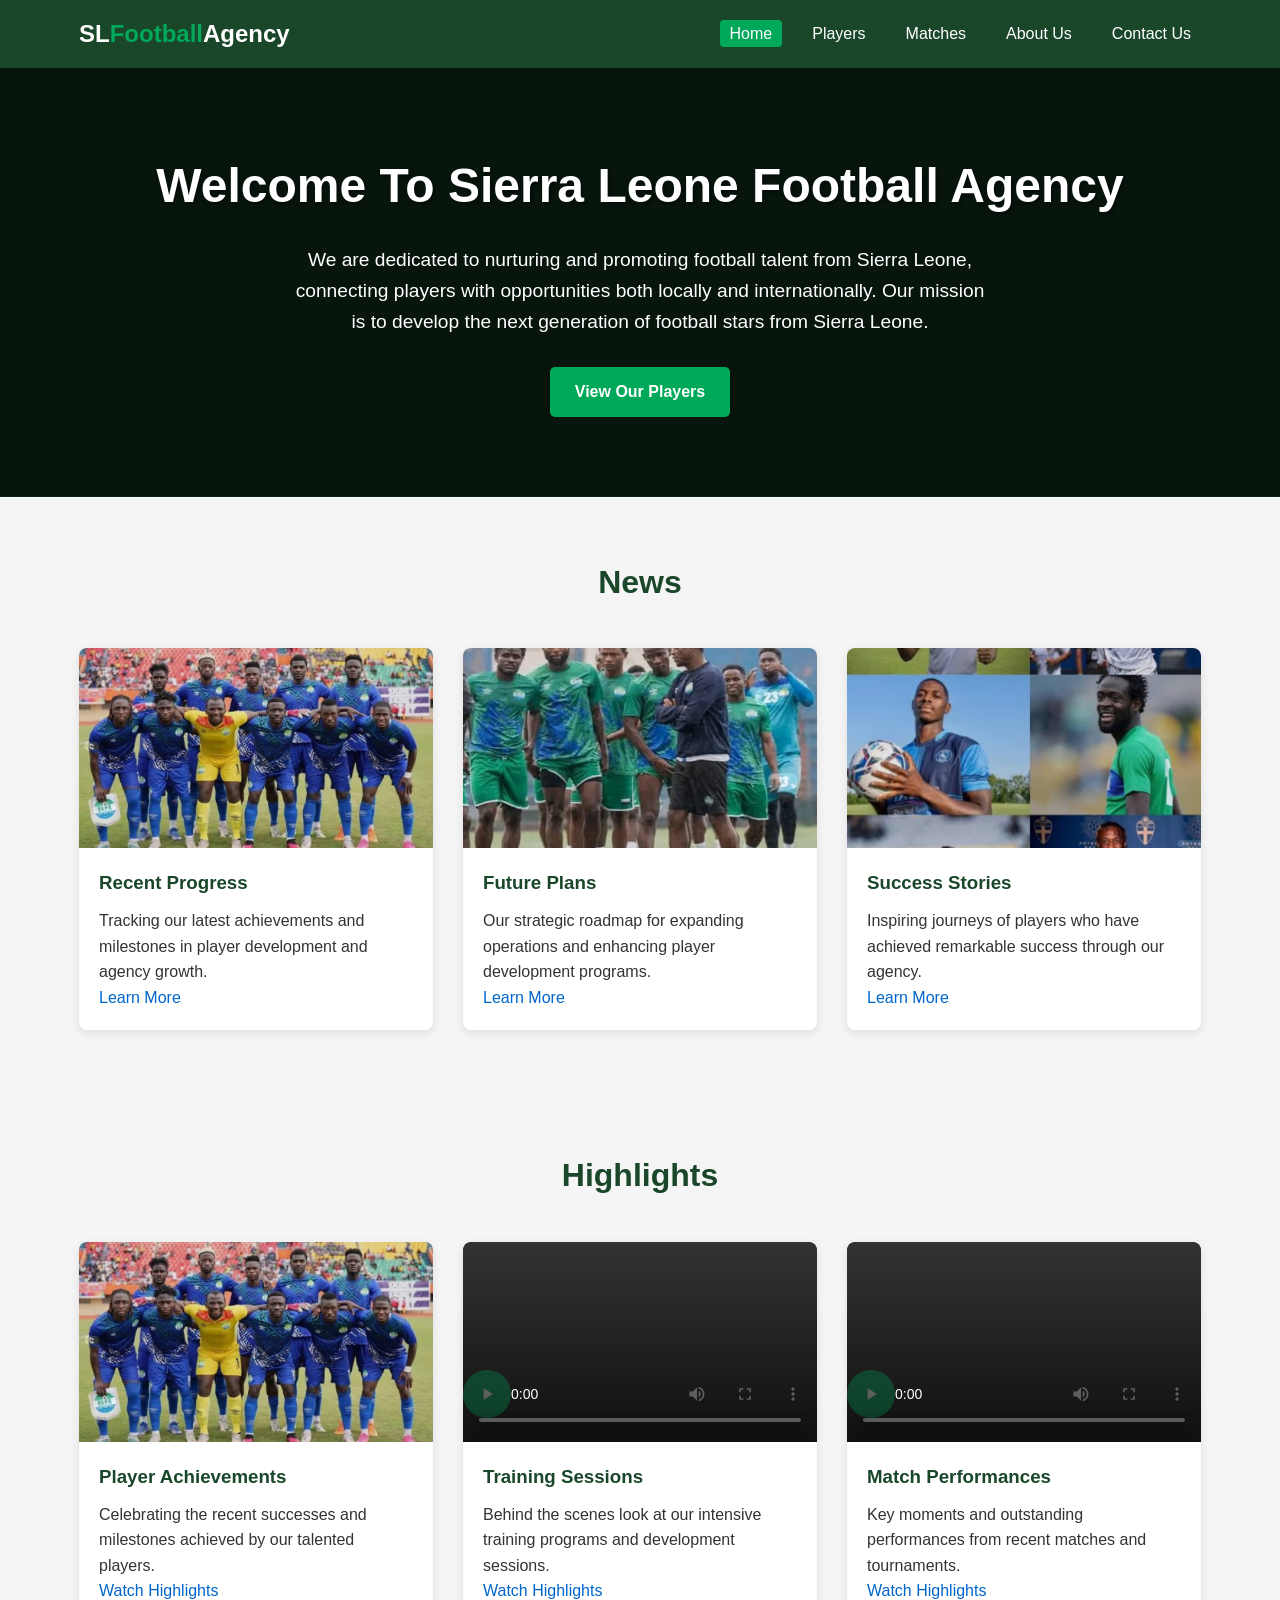
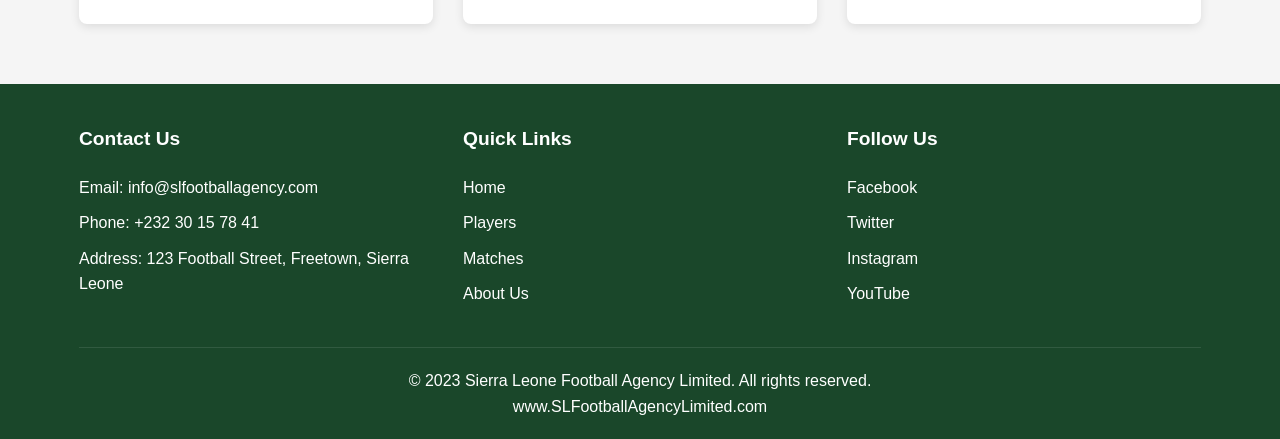
<file: index.html>
<!DOCTYPE html>
<html lang="en">
<head>
    <meta charset="UTF-8">
    <meta name="viewport" content="width=device-width, initial-scale=1.0">
    <title>Sierra Leone Football Agency - Home</title>
    <link rel="stylesheet" href="style.css">
</head>
<body>
    <header>
        <div class="container">
            <div class="header-content">
                <div class="logo">SL<span>Football</span>Agency</div>
                <nav>
                    <ul>
                        <li><a href="index.html" class="active">Home</a></li>
                        <li><a href="players.html">Players</a></li>
                        <li><a href="matches.html">Matches</a></li>
                        <li><a href="aboutus.html">About Us</a></li>
                        <li><a href="contact.html">Contact Us</a></li>
                    </ul>
                </nav>
            </div>
        </div>
    </header>

    <section class="hero">
        <div class="container">
            <h1>Welcome To Sierra Leone Football Agency</h1>
            <p>We are dedicated to nurturing and promoting football talent from Sierra Leone, connecting players with opportunities both locally and internationally. Our mission is to develop the next generation of football stars from Sierra Leone.</p>
            <a href="players.html" class="btn">View Our Players</a>
        </div>
    </section>

    <section class="section" id="News">
        <div class="container">
            <h2 class="section-title">News</h2>
            <div class="content-grid">
                <div class="card">
                    <div class="card-img">
                        <img src="images/Recent Progress.jpg" alt="Recent Progress" onerror="this.style.display='none'">
                    </div>
                    <div class="card-content">
                        <h3>Recent Progress</h3>
                        <p>Tracking our latest achievements and milestones in player development and agency growth.</p>
                        <a href="#">Learn More</a>
                    </div>
                </div>
                <div class="card">
                    <div class="card-img">
                        <img src="images/Future Plans.jpg" alt="Future Plans" onerror="this.style.display='none'">
                    </div>
                    <div class="card-content">
                        <h3>Future Plans</h3>
                        <p>Our strategic roadmap for expanding operations and enhancing player development programs.</p>
                        <a href="#">Learn More</a>
                    </div>
                </div>
                <div class="card">
                    <div class="card-img">
                        <img src="images/Success Stories.jpeg" alt="Success Stories" onerror="this.style.display='none'">
                    </div>
                    <div class="card-content">
                        <h3>Success Stories</h3>
                        <p>Inspiring journeys of players who have achieved remarkable success through our agency.</p>
                        <a href="#">Learn More</a>
                    </div>
                </div>
            </div>
        </div>
    </section>

    <section class="section" id="highlights">
        <div class="container">
            <h2 class="section-title">Highlights</h2>
            <div class="content-grid">
                <div class="card">
                    <div class="card-img">
                        <img src="images/Recent Progress.jpg" alt="Player Achievements" onerror="this.style.display='none'">
                    </div>
                    <div class="card-content">
                        <h3>Player Achievements</h3>
                        <p>Celebrating the recent successes and milestones achieved by our talented players.</p>
                        <a href="#">Watch Highlights</a>
                    </div>
                </div>
                <div class="card">
                    <div class="card-img">
                        <video controls>
                            <source src="videos/Training sessions.mp4" type="video/mp4">
                            Your browser does not support the video tag.
                        </video>
                    </div>
                    <div class="card-content">
                        <h3>Training Sessions</h3>
                        <p>Behind the scenes look at our intensive training programs and development sessions.</p>
                        <a href="#">Watch Highlights</a>
                    </div>
                </div>
                <div class="card">
                    <div class="card-img">
                        <video controls>
                            <source src="videos/Match Performance.mp4" type="video/mp4">
                            Your browser does not support the video tag.
                        </video>
                    </div>
                    <div class="card-content">
                        <h3>Match Performances</h3>
                        <p>Key moments and outstanding performances from recent matches and tournaments.</p>
                        <a href="#">Watch Highlights</a>
                    </div>
                </div>
            </div>
        </div>
    </section>

    <footer>
        <div class="container">
            <div class="footer-content">
                <div class="footer-section">
                    <h3>Contact Us</h3>
                    <p>Email: info@slfootballagency.com</p>
                    <p>Phone: +232 30 15 78 41</p>
                    <p>Address: 123 Football Street, Freetown, Sierra Leone</p>
                </div>
                <div class="footer-section">
                    <h3>Quick Links</h3>
                    <p><a href="index.html">Home</a></p>
                    <p><a href="players.html">Players</a></p>
                    <p><a href="matches.html">Matches</a></p>
                    <p><a href="aboutus.html">About Us</a></p>
                </div>
                <div class="footer-section">
                    <h3>Follow Us</h3>
                    <p><a href="#">Facebook</a></p>
                    <p><a href="#">Twitter</a></p>
                    <p><a href="#">Instagram</a></p>
                    <p><a href="#">YouTube</a></p>
                </div>
            </div>
            <div class="footer-bottom">
                <p>&copy; 2023 Sierra Leone Football Agency Limited. All rights reserved.</p>
                <p>www.SLFootballAgencyLimited.com</p>
            </div>
        </div>
    </footer>
</body>
</html>
</file>
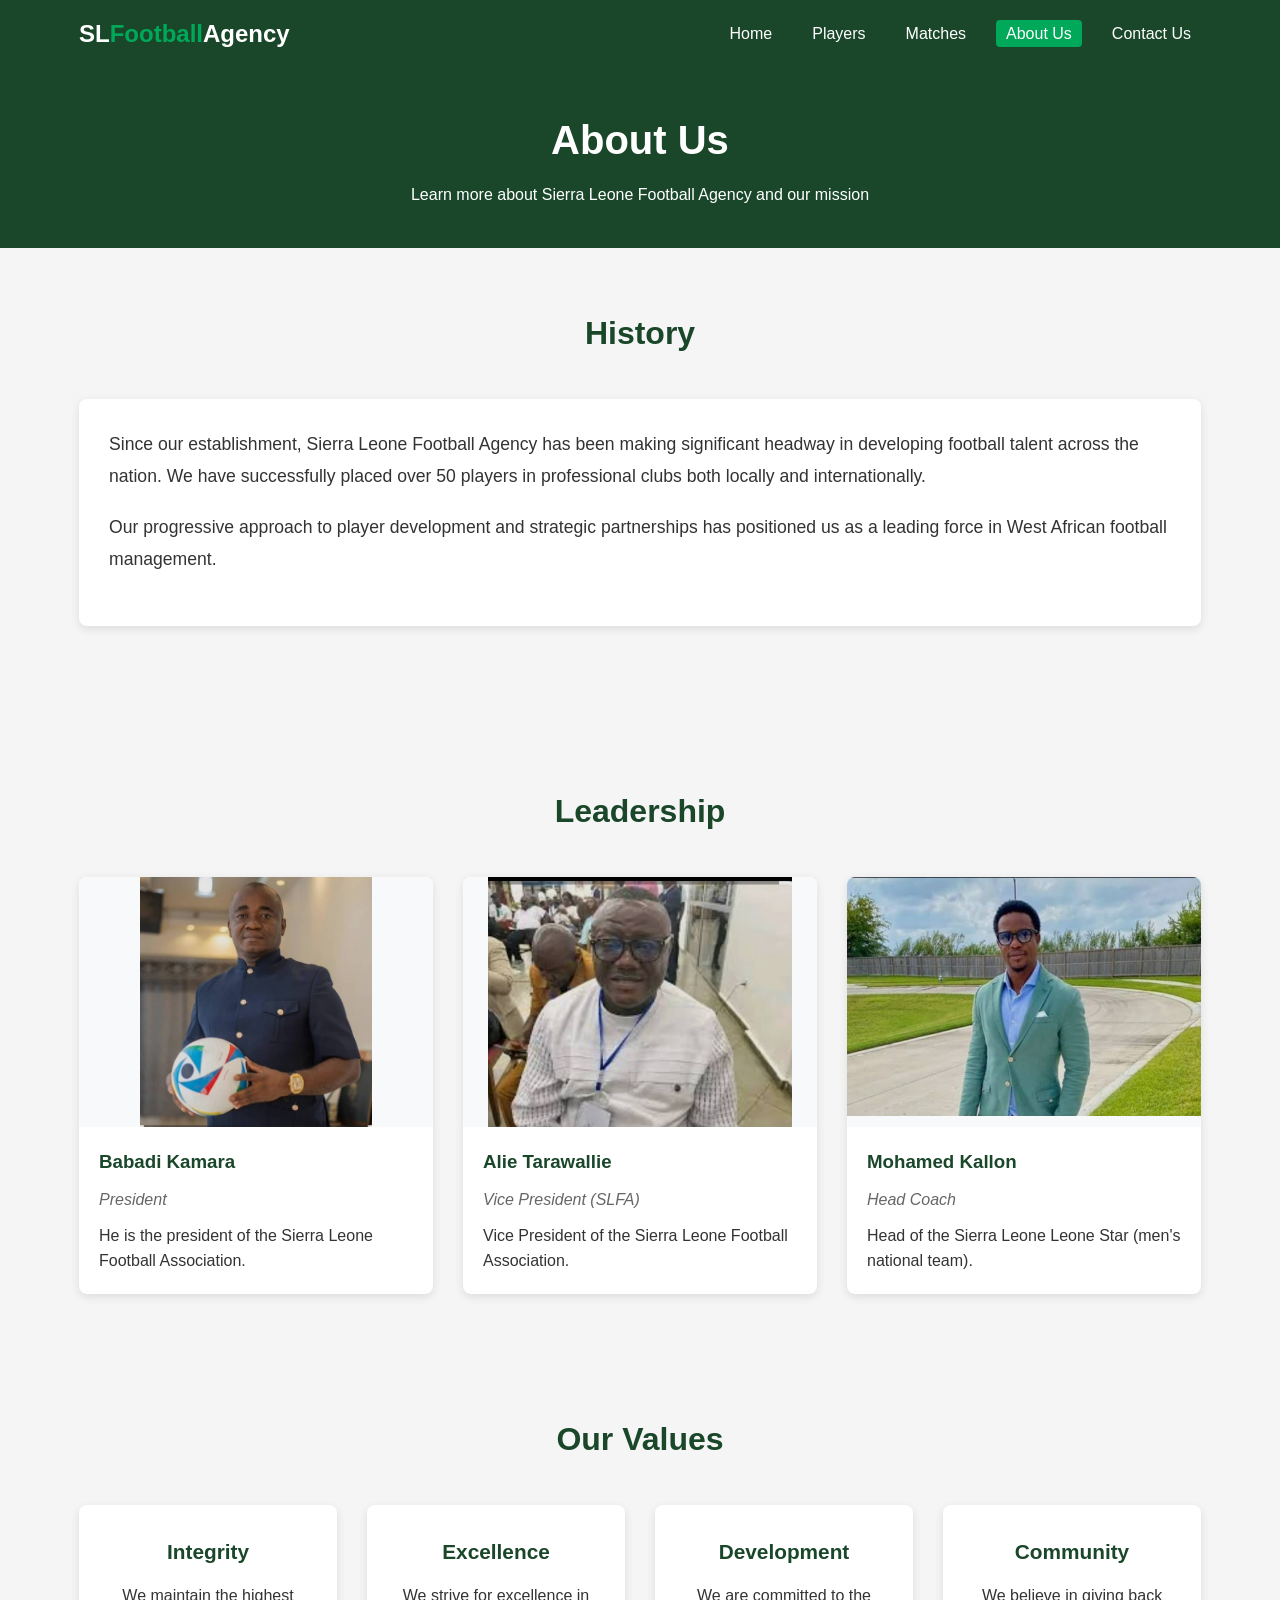
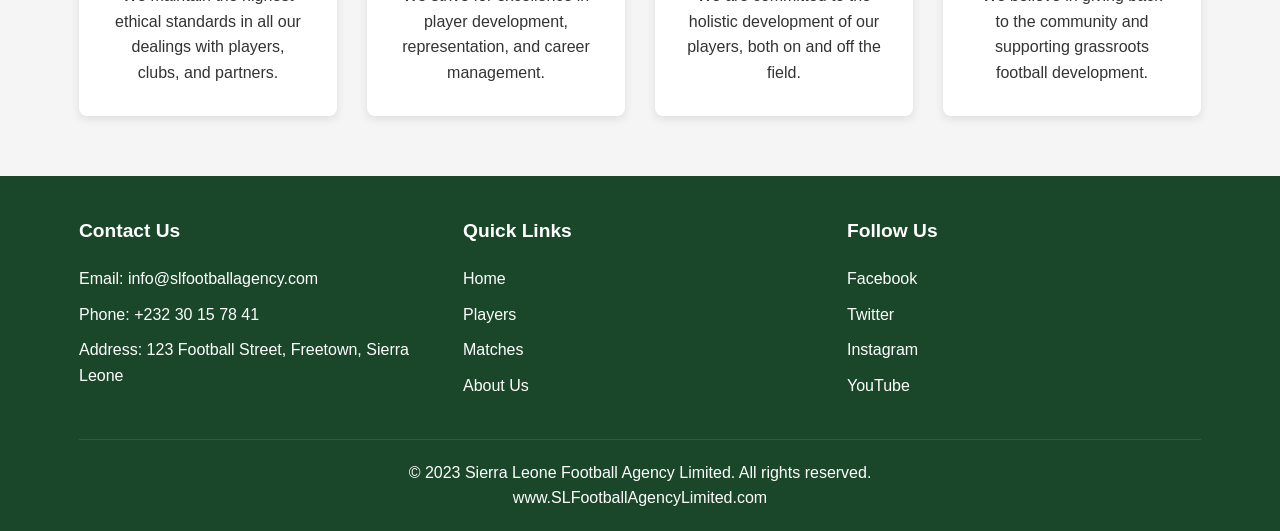
<file: aboutus.html>
<!DOCTYPE html>
<html lang="en">
<head>
    <meta charset="UTF-8">
    <meta name="viewport" content="width=device-width, initial-scale=1.0">
    <title>Sierra Leone Football Agency - About Us</title>
    <link rel="stylesheet" href="style.css">
</head>
<body>
    <header>
        <div class="container">
            <div class="header-content">
                <div class="logo">SL<span>Football</span>Agency</div>
                <nav>
                    <ul>
                        <li><a href="index.html">Home</a></li>
                        <li><a href="players.html">Players</a></li>
                        <li><a href="matches.html">Matches</a></li>
                        <li><a href="aboutus.html" class="active">About Us</a></li>
                        <li><a href="contact.html">Contact Us</a></li>
                    </ul>
                </nav>
            </div>
        </div>
    </header>

    <section class="players-header">
        <div class="container">
            <h1>About Us</h1>
            <p>Learn more about Sierra Leone Football Agency and our mission</p>
        </div>
    </section>

    <section class="section" id="History">
        <div class="container">
            <h2 class="section-title">History</h2>
            <div class="about-content">
                <p>Since our establishment, Sierra Leone Football Agency has been making significant headway in developing football talent across the nation. We have successfully placed over 50 players in professional clubs both locally and internationally.</p>
                <p>Our progressive approach to player development and strategic partnerships has positioned us as a leading force in West African football management.</p>
            </div>
        </div>
    </section>

    <section class="section" id="leadership">
        <div class="container">
            <h2 class="section-title">Leadership</h2>
            <div class="content-grid">
                <div class="card">
                    <div class="card-img leadership-img">
                        <img src="images/President.jpeg" alt="Babadi Kamara - President" onerror="this.style.display='none'">
                    </div>
                    <div class="card-content">
                        <h3>Babadi Kamara</h3>
                        <p class="position">President</p>
                        <p>He is the president of the Sierra Leone Football Association.</p>
                    </div>
                </div>
                <div class="card">
                    <div class="card-img leadership-img">
                        <img src="images/Vice president.jpeg" alt="Alie Tarawallie - Vice President" onerror="this.style.display='none'">
                    </div>
                    <div class="card-content">
                        <h3>Alie Tarawallie</h3>
                        <p class="position">Vice President (SLFA)</p>
                        <p>Vice President of the Sierra Leone Football Association.</p>
                    </div>
                </div>
                <div class="card">
                    <div class="card-img leadership-img">
                        <img src="images/Head coach.jpeg" alt="Mohamed Kallon - Head Coach" onerror="this.style.display='none'">
                    </div>
                    <div class="card-content">
                        <h3>Mohamed Kallon</h3>
                        <p class="position">Head Coach</p>
                        <p>Head of the Sierra Leone Leone Star (men's national team).</p>
                    </div>
                </div>
            </div>
        </div>
    </section>

    <section class="section" id="values">
        <div class="container">
            <h2 class="section-title">Our Values</h2>
            <div class="values-grid">
                <div class="value-item">
                    <h3>Integrity</h3>
                    <p>We maintain the highest ethical standards in all our dealings with players, clubs, and partners.</p>
                </div>
                <div class="value-item">
                    <h3>Excellence</h3>
                    <p>We strive for excellence in player development, representation, and career management.</p>
                </div>
                <div class="value-item">
                    <h3>Development</h3>
                    <p>We are committed to the holistic development of our players, both on and off the field.</p>
                </div>
                <div class="value-item">
                    <h3>Community</h3>
                    <p>We believe in giving back to the community and supporting grassroots football development.</p>
                </div>
            </div>
        </div>
    </section>

    <footer>
        <div class="container">
            <div class="footer-content">
                <div class="footer-section">
                    <h3>Contact Us</h3>
                    <p>Email: info@slfootballagency.com</p>
                    <p>Phone: +232 30 15 78 41</p>
                    <p>Address: 123 Football Street, Freetown, Sierra Leone</p>
                </div>
                <div class="footer-section">
                    <h3>Quick Links</h3>
                    <p><a href="index.html">Home</a></p>
                    <p><a href="players.html">Players</a></p>
                    <p><a href="matches.html">Matches</a></p>
                    <p><a href="aboutus.html">About Us</a></p>
                </div>
                <div class="footer-section">
                    <h3>Follow Us</h3>
                    <p><a href="#">Facebook</a></p>
                    <p><a href="#">Twitter</a></p>
                    <p><a href="#">Instagram</a></p>
                    <p><a href="#">YouTube</a></p>
                </div>
            </div>
            <div class="footer-bottom">
                <p>&copy; 2023 Sierra Leone Football Agency Limited. All rights reserved.</p>
                <p>www.SLFootballAgencyLimited.com</p>
            </div>
        </div>
    </footer>
</body>
</html>
</file>
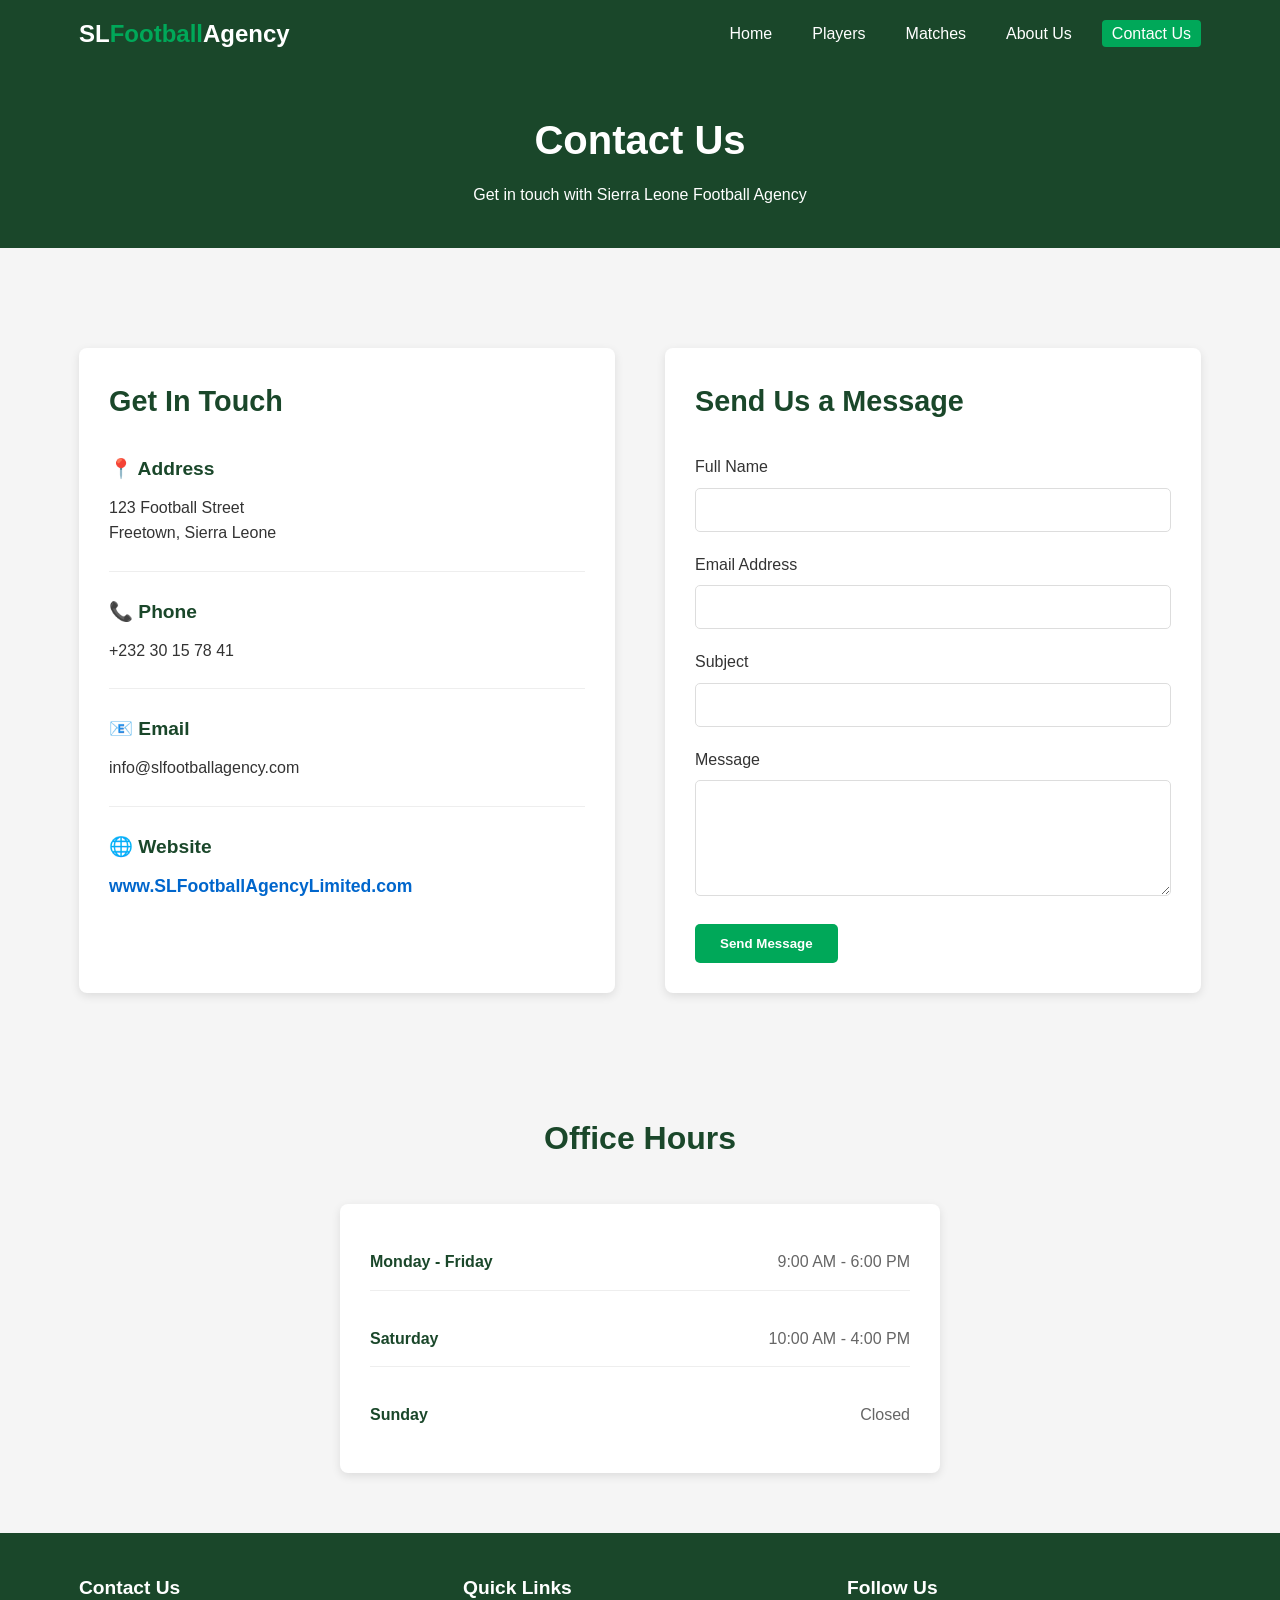
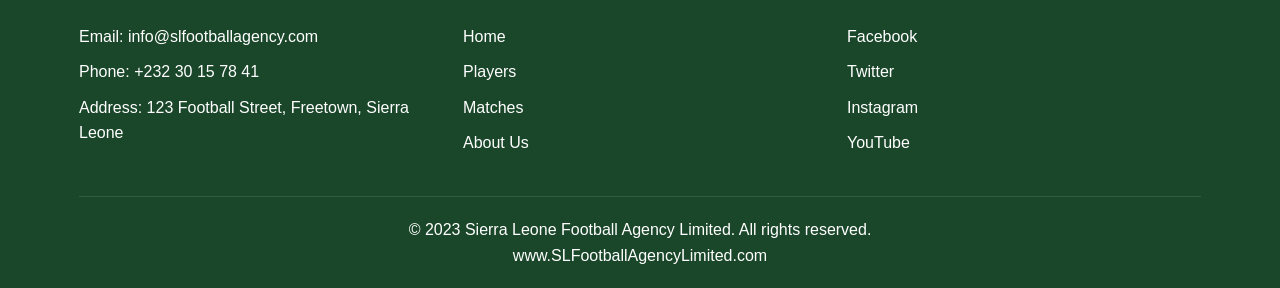
<file: contact.html>
<!DOCTYPE html>
<html lang="en">
<head>
    <meta charset="UTF-8">
    <meta name="viewport" content="width=device-width, initial-scale=1.0">
    <title>Sierra Leone Football Agency - Contact Us</title>
    <link rel="stylesheet" href="style.css">
</head>
<body>
    <header>
        <div class="container">
            <div class="header-content">
                <div class="logo">SL<span>Football</span>Agency</div>
                <nav>
                    <ul>
                        <li><a href="index.html">Home</a></li>
                        <li><a href="players.html">Players</a></li>
                        <li><a href="matches.html">Matches</a></li>
                        <li><a href="aboutus.html">About Us</a></li>
                        <li><a href="contact.html" class="active">Contact Us</a></li>
                    </ul>
                </nav>
            </div>
        </div>
    </header>

    <section class="players-header">
        <div class="container">
            <h1>Contact Us</h1>
            <p>Get in touch with Sierra Leone Football Agency</p>
        </div>
    </section>

    <section class="section">
        <div class="container">
            <div class="contact-content">
                <div class="contact-info">
                    <h2>Get In Touch</h2>
                    <div class="contact-item">
                        <h3>📍 Address</h3>
                        <p>123 Football Street<br>Freetown, Sierra Leone</p>
                    </div>
                    <div class="contact-item">
                        <h3>📞 Phone</h3>
                        <p>+232 30 15 78 41</p>
                    </div>
                    <div class="contact-item">
                        <h3>📧 Email</h3>
                        <p>info@slfootballagency.com</p>
                    </div>
                    <div class="contact-item">
                        <h3>🌐 Website</h3>
                        <p class="website-link">www.SLFootballAgencyLimited.com</p>
                    </div>
                </div>
                
                <div class="contact-form">
                    <h2>Send Us a Message</h2>
                    <form>
                        <div class="form-group">
                            <label for="name">Full Name</label>
                            <input type="text" id="name" name="name" required>
                        </div>
                        <div class="form-group">
                            <label for="email">Email Address</label>
                            <input type="email" id="email" name="email" required>
                        </div>
                        <div class="form-group">
                            <label for="subject">Subject</label>
                            <input type="text" id="subject" name="subject" required>
                        </div>
                        <div class="form-group">
                            <label for="message">Message</label>
                            <textarea id="message" name="message" rows="5" required></textarea>
                        </div>
                        <button type="submit" class="btn">Send Message</button>
                    </form>
                </div>
            </div>
        </div>
    </section>

    <section class="section" id="office-hours">
        <div class="container">
            <h2 class="section-title">Office Hours</h2>
            <div class="office-hours">
                <div class="hours-grid">
                    <div class="day">
                        <span class="day-name">Monday - Friday</span>
                        <span class="time">9:00 AM - 6:00 PM</span>
                    </div>
                    <div class="day">
                        <span class="day-name">Saturday</span>
                        <span class="time">10:00 AM - 4:00 PM</span>
                    </div>
                    <div class="day">
                        <span class="day-name">Sunday</span>
                        <span class="time">Closed</span>
                    </div>
                </div>
            </div>
        </div>
    </section>

    <footer>
        <div class="container">
            <div class="footer-content">
                <div class="footer-section">
                    <h3>Contact Us</h3>
                    <p>Email: info@slfootballagency.com</p>
                    <p>Phone: +232 30 15 78 41</p>
                    <p>Address: 123 Football Street, Freetown, Sierra Leone</p>
                </div>
                <div class="footer-section">
                    <h3>Quick Links</h3>
                    <p><a href="index.html">Home</a></p>
                    <p><a href="players.html">Players</a></p>
                    <p><a href="matches.html">Matches</a></p>
                    <p><a href="aboutus.html">About Us</a></p>
                </div>
                <div class="footer-section">
                    <h3>Follow Us</h3>
                    <p><a href="#">Facebook</a></p>
                    <p><a href="#">Twitter</a></p>
                    <p><a href="#">Instagram</a></p>
                    <p><a href="#">YouTube</a></p>
                </div>
            </div>
            <div class="footer-bottom">
                <p>&copy; 2023 Sierra Leone Football Agency Limited. All rights reserved.</p>
                <p>www.SLFootballAgencyLimited.com</p>
            </div>
        </div>
    </footer>
</body>
</html>
</file>
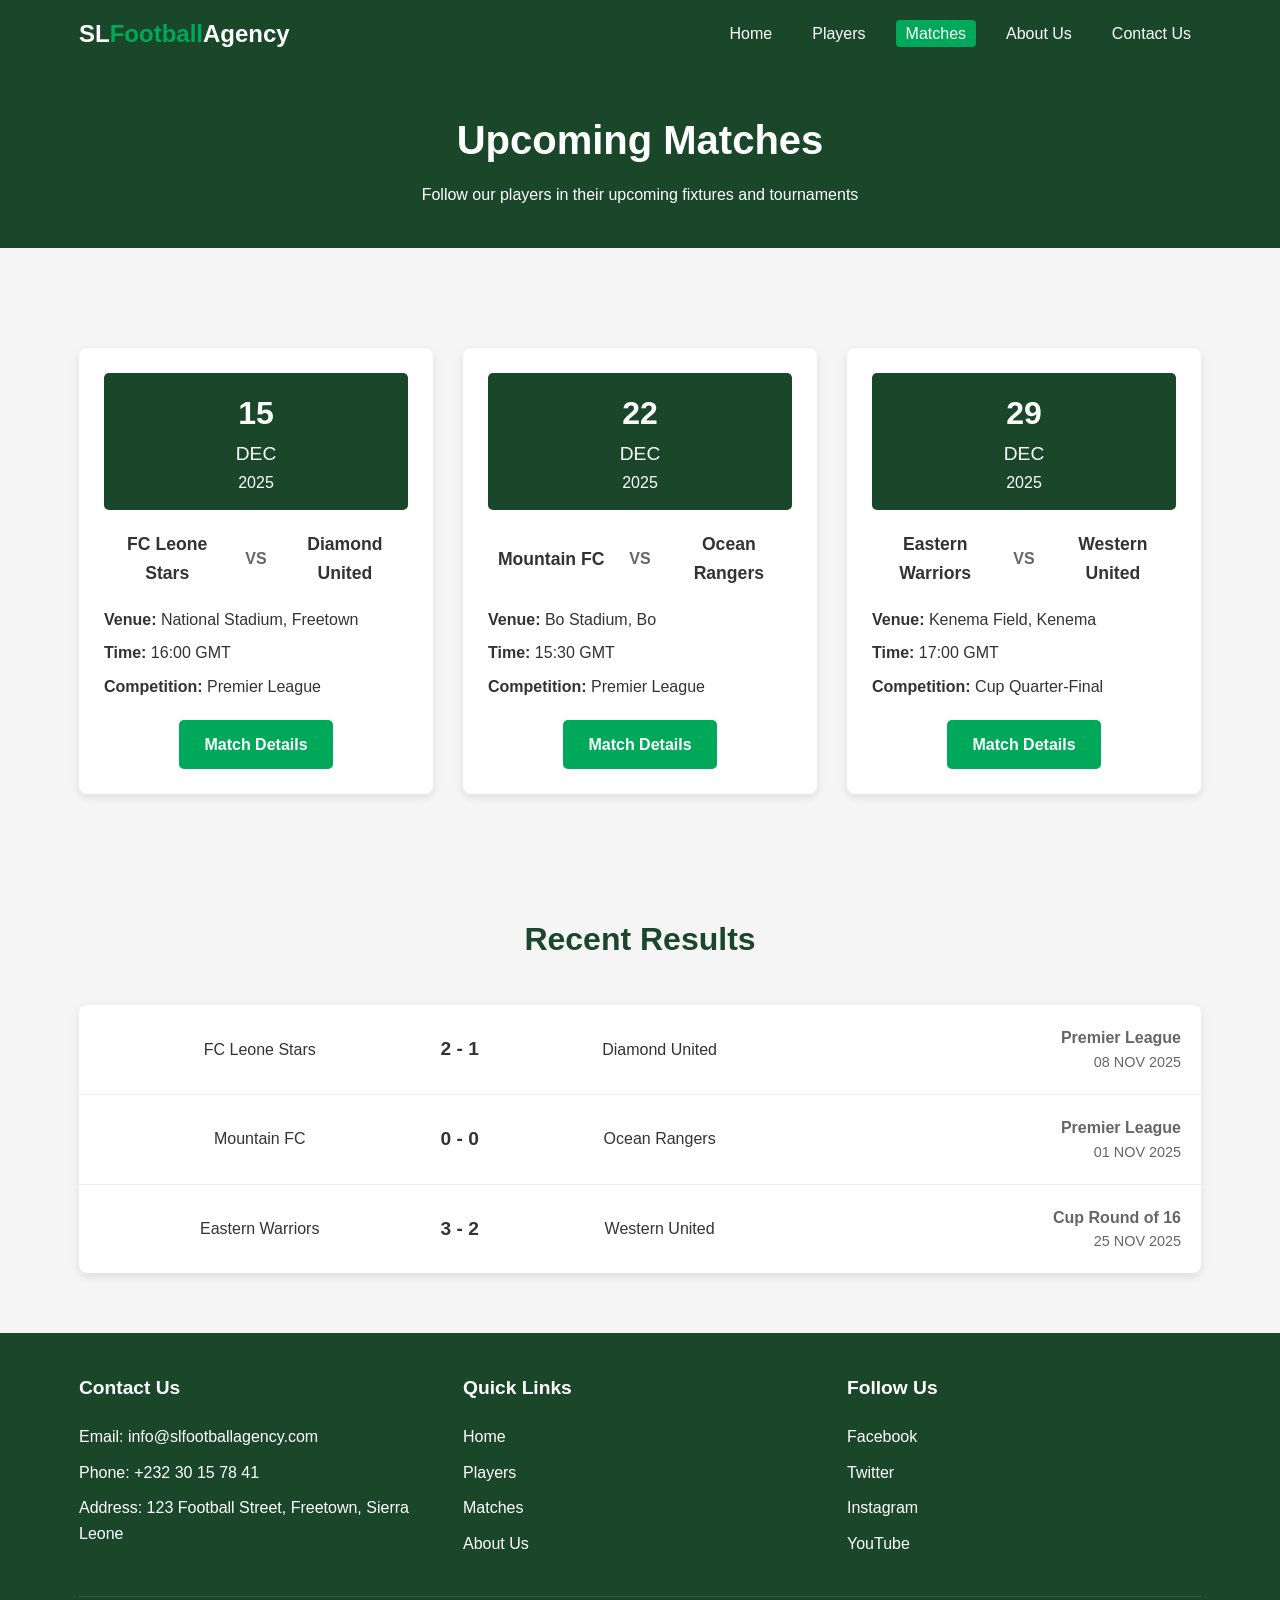
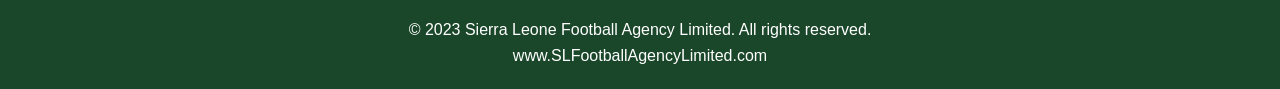
<file: matches.html>
<!DOCTYPE html>
<html lang="en">
<head>
    <meta charset="UTF-8">
    <meta name="viewport" content="width=device-width, initial-scale=1.0">
    <title>Sierra Leone Football Agency - Matches</title>
    <link rel="stylesheet" href="style.css">
</head>
<body>
    <header>
        <div class="container">
            <div class="header-content">
                <div class="logo">SL<span>Football</span>Agency</div>
                <nav>
                    <ul>
                        <li><a href="index.html">Home</a></li>
                        <li><a href="players.html">Players</a></li>
                        <li><a href="matches.html" class="active">Matches</a></li>
                        <li><a href="aboutus.html">About Us</a></li>
                        <li><a href="contact.html">Contact Us</a></li>
                    </ul>
                </nav>
            </div>
        </div>
    </header>

    <section class="players-header">
        <div class="container">
            <h1>Upcoming Matches</h1>
            <p>Follow our players in their upcoming fixtures and tournaments</p>
        </div>
    </section>

    <section class="section">
        <div class="container">
            <div class="matches-grid">
                <div class="match-card">
                    <div class="match-date">
                        <span class="date-day">15</span>
                        <span class="date-month">DEC</span>
                        <span class="date-year">2025</span>
                    </div>
                    <div class="match-teams">
                        <div class="team home-team">
                            <span class="team-name">FC Leone Stars</span>
                        </div>
                        <div class="vs">VS</div>
                        <div class="team away-team">
                            <span class="team-name">Diamond United</span>
                        </div>
                    </div>
                    <div class="match-info">
                        <p><strong>Venue:</strong> National Stadium, Freetown</p>
                        <p><strong>Time:</strong> 16:00 GMT</p>
                        <p><strong>Competition:</strong> Premier League</p>
                    </div>
                    <a href="#" class="btn">Match Details</a>
                </div>

                <div class="match-card">
                    <div class="match-date">
                        <span class="date-day">22</span>
                        <span class="date-month">DEC</span>
                        <span class="date-year">2025</span>
                    </div>
                    <div class="match-teams">
                        <div class="team home-team">
                            <span class="team-name">Mountain FC</span>
                        </div>
                        <div class="vs">VS</div>
                        <div class="team away-team">
                            <span class="team-name">Ocean Rangers</span>
                        </div>
                    </div>
                    <div class="match-info">
                        <p><strong>Venue:</strong> Bo Stadium, Bo</p>
                        <p><strong>Time:</strong> 15:30 GMT</p>
                        <p><strong>Competition:</strong> Premier League</p>
                    </div>
                    <a href="#" class="btn">Match Details</a>
                </div>

                <div class="match-card">
                    <div class="match-date">
                        <span class="date-day">29</span>
                        <span class="date-month">DEC</span>
                        <span class="date-year">2025</span>
                    </div>
                    <div class="match-teams">
                        <div class="team home-team">
                            <span class="team-name">Eastern Warriors</span>
                        </div>
                        <div class="vs">VS</div>
                        <div class="team away-team">
                            <span class="team-name">Western United</span>
                        </div>
                    </div>
                    <div class="match-info">
                        <p><strong>Venue:</strong> Kenema Field, Kenema</p>
                        <p><strong>Time:</strong> 17:00 GMT</p>
                        <p><strong>Competition:</strong> Cup Quarter-Final</p>
                    </div>
                    <a href="#" class="btn">Match Details</a>
                </div>
            </div>
        </div>
    </section>

    <section class="section" id="results">
        <div class="container">
            <h2 class="section-title">Recent Results</h2>
            <div class="results-table">
                <div class="result-row">
                    <div class="teams">
                        <span class="team">FC Leone Stars</span>
                        <span class="score">2 - 1</span>
                        <span class="team">Diamond United</span>
                    </div>
                    <div class="match-details">
                        <span class="competition">Premier League</span>
                        <span class="date">08 NOV 2025</span>
                    </div>
                </div>
                <div class="result-row">
                    <div class="teams">
                        <span class="team">Mountain FC</span>
                        <span class="score">0 - 0</span>
                        <span class="team">Ocean Rangers</span>
                    </div>
                    <div class="match-details">
                        <span class="competition">Premier League</span>
                        <span class="date">01 NOV 2025</span>
                    </div>
                </div>
                <div class="result-row">
                    <div class="teams">
                        <span class="team">Eastern Warriors</span>
                        <span class="score">3 - 2</span>
                        <span class="team">Western United</span>
                    </div>
                    <div class="match-details">
                        <span class="competition">Cup Round of 16</span>
                        <span class="date">25 NOV 2025</span>
                    </div>
                </div>
            </div>
        </div>
    </section>

    <footer>
        <div class="container">
            <div class="footer-content">
                <div class="footer-section">
                    <h3>Contact Us</h3>
                    <p>Email: info@slfootballagency.com</p>
                    <p>Phone: +232 30 15 78 41</p>
                    <p>Address: 123 Football Street, Freetown, Sierra Leone</p>
                </div>
                <div class="footer-section">
                    <h3>Quick Links</h3>
                    <p><a href="index.html">Home</a></p>
                    <p><a href="players.html">Players</a></p>
                    <p><a href="matches.html">Matches</a></p>
                    <p><a href="aboutus.html">About Us</a></p>
                </div>
                <div class="footer-section">
                    <h3>Follow Us</h3>
                    <p><a href="#">Facebook</a></p>
                    <p><a href="#">Twitter</a></p>
                    <p><a href="#">Instagram</a></p>
                    <p><a href="#">YouTube</a></p>
                </div>
            </div>
            <div class="footer-bottom">
                <p>&copy; 2023 Sierra Leone Football Agency Limited. All rights reserved.</p>
                <p>www.SLFootballAgencyLimited.com</p>
            </div>
        </div>
    </footer>
</body>
</html>
</file>
<file: style.css>
* {
    margin: 0;
    padding: 0;
    box-sizing: border-box;
    font-family: 'Segoe UI', Tahoma, Geneva, Verdana, sans-serif;
}

body {
    background-color: #f5f5f5;
    color: #333;
    line-height: 1.6;
}

a {
    text-decoration: none;
    color: #0066cc;
    transition: color 0.3s;
}

a:hover {
    color: #004499;
}

.container {
    width: 90%;
    max-width: 1200px;
    margin: 0 auto;
    padding: 0 15px;
}

/* Header styles */
header {
    background-color: #1a472a;
    color: white;
    padding: 15px 0;
    box-shadow: 0 2px 5px rgba(0,0,0,0.1);
}

.header-content {
    display: flex;
    justify-content: space-between;
    align-items: center;
}

.logo {
    font-size: 24px;
    font-weight: bold;
    color: white;
}

.logo span {
    color: #00a859;
}

nav ul {
    display: flex;
    list-style: none;
}

nav ul li {
    margin-left: 20px;
}

nav ul li a {
    color: white;
    font-weight: 500;
    padding: 5px 10px;
    border-radius: 4px;
}

nav ul li a:hover {
    background-color: rgba(255,255,255,0.1);
}

nav ul li a.active {
    background-color: #00a859;
}

/* Hero section */
.hero {
    background: linear-gradient(rgba(0,0,0,0.7), rgba(0,0,0,0.7));
    background-color: #1a472a;
    background-size: cover;
    background-position: center;
    color: white;
    padding: 80px 0;
    text-align: center;
}

.hero h1 {
    font-size: 3rem;
    margin-bottom: 20px;
    text-shadow: 2px 2px 4px rgba(0,0,0,0.5);
}

.hero p {
    font-size: 1.2rem;
    max-width: 700px;
    margin: 0 auto 30px;
}

.btn {
    display: inline-block;
    background-color: #00a859;
    color: white;
    padding: 12px 25px;
    border-radius: 5px;
    font-weight: bold;
    transition: background-color 0.3s;
    border: none;
    cursor: pointer;
}

.btn:hover {
    background-color: #008e4a;
}

/* Content sections */
.section {
    padding: 60px 0;
}

.section-title {
    text-align: center;
    margin-bottom: 40px;
    color: #1a472a;
    font-size: 2rem;
}

.content-grid {
    display: grid;
    grid-template-columns: repeat(auto-fit, minmax(300px, 1fr));
    gap: 30px;
}

.card {
    background-color: white;
    border-radius: 8px;
    overflow: hidden;
    box-shadow: 0 3px 10px rgba(0,0,0,0.1);
    transition: transform 0.3s;
}

.card:hover {
    transform: translateY(-5px);
}

.card-img {
    height: 200px;
    background-color: #ddd;
    background-size: cover;
    background-position: center;
    overflow: hidden;
    display: flex;
    align-items: center;
    justify-content: center;
}

.card-img img {
    width: 100%;
    height: 100%;
    object-fit: cover;
}

/* Special styling for leadership images to show faces properly */
.leadership-img {
    height: 250px;
}

.leadership-img img {
    width: 100%;
    height: 100%;
    object-fit: contain;
    object-position: center top;
    background-color: #f8f9fa;
}

.card-img video {
    width: 100%;
    height: 100%;
    object-fit: cover;
}

/* Background colors for different sections - fallback if images don't load */
.news-1, .headway-1, .leadership-1 { background-color: #1a472a; }
.news-2, .headway-2, .leadership-2 { background-color: #00a859; }
.news-3, .headway-3, .leadership-3 { background-color: #0066cc; }

.highlight-1 { background-color: #1a472a; }
.highlight-2 { background-color: #00a859; }
.highlight-3 { background-color: #0066cc; }

.interview-1 { background-color: #1a472a; }
.interview-2 { background-color: #00a859; }
.interview-3 { background-color: #0066cc; }

.card-content {
    padding: 20px;
}

.card h3 {
    margin-bottom: 10px;
    color: #1a472a;
}

.position {
    color: #666;
    font-style: italic;
    margin-bottom: 10px;
}

/* Footer */
footer {
    background-color: #1a472a;
    color: white;
    padding: 40px 0 20px;
}

.footer-content {
    display: grid;
    grid-template-columns: repeat(auto-fit, minmax(250px, 1fr));
    gap: 30px;
    margin-bottom: 30px;
}

.footer-section h3 {
    margin-bottom: 20px;
    font-size: 1.2rem;
}

.footer-section p {
    margin-bottom: 10px;
}

.footer-section a {
    color: white;
}

.footer-section a:hover {
    color: #00a859;
}

.footer-bottom {
    text-align: center;
    padding-top: 20px;
    border-top: 1px solid rgba(255,255,255,0.1);
}

/* Players page specific styles */
.players-header {
    background-color: #1a472a;
    color: white;
    padding: 40px 0;
    text-align: center;
}

.players-header h1 {
    font-size: 2.5rem;
    margin-bottom: 10px;
}

.players-grid {
    display: grid;
    grid-template-columns: repeat(auto-fill, minmax(250px, 1fr));
    gap: 30px;
    margin-top: 40px;
}

.player-card {
    background-color: white;
    border-radius: 8px;
    overflow: hidden;
    box-shadow: 0 3px 10px rgba(0,0,0,0.1);
    text-align: center;
    transition: transform 0.3s;
}

.player-card:hover {
    transform: translateY(-5px);
}

.player-img {
    height: 250px;
    background-color: #f0f0f0;
    overflow: hidden;
    display: flex;
    align-items: center;
    justify-content: center;
}

.player-img img {
    width: 100%;
    height: 100%;
    object-fit: cover;
    display: block;
}

/* FIX: Corrected selectors for specific player images */
.players-grid .player-card:nth-child(2) .player-img img,  /* Alhaji Kamara */
.players-grid .player-card:nth-child(3) .player-img img,  /* Umaru Bangura */
.players-grid .player-card:nth-child(5) .player-img img { /* John Kamara */
    object-position: center 30%;
}

/* Player background colors - fallback if images don't load */
.player-1 { background: linear-gradient(135deg, #1a472a 0%, #00a859 100%); }
.player-2 { background: linear-gradient(135deg, #00a859 0%, #0066cc 100%); }
.player-3 { background: linear-gradient(135deg, #0066cc 0%, #1a472a 100%); }
.player-4 { background: linear-gradient(135deg, #1a472a 0%, #00a859 100%); }
.player-5 { background: linear-gradient(135deg, #00a859 0%, #0066cc 100%); }
.player-6 { background: linear-gradient(135deg, #0066cc 0%, #1a472a 100%); }

.player-info {
    padding: 20px;
}

.player-name {
    font-size: 1.3rem;
    margin-bottom: 5px;
    color: #1a472a;
}

.player-position {
    color: #666;
    margin-bottom: 15px;
}

/* Videos Section Styles */
.videos-section {
    background-color: #f8f9fa;
}

.section-subtitle {
    text-align: center;
    color: #666;
    margin-bottom: 40px;
    font-size: 1.1rem;
}

.videos-grid {
    display: grid;
    grid-template-columns: repeat(auto-fit, minmax(350px, 1fr));
    gap: 30px;
    margin-top: 40px;
}

.video-card {
    background-color: white;
    border-radius: 12px;
    overflow: hidden;
    box-shadow: 0 5px 15px rgba(0,0,0,0.1);
    transition: transform 0.3s ease, box-shadow 0.3s ease;
}

.video-card:hover {
    transform: translateY(-8px);
    box-shadow: 0 10px 25px rgba(0,0,0,0.15);
}

.video-container {
    position: relative;
    width: 100%;
    height: 200px;
    background: linear-gradient(135deg, #1a472a 0%, #00a859 100%);
    overflow: hidden;
    display: flex;
    align-items: center;
    justify-content: center;
}

.video-container video {
    width: 100%;
    height: 100%;
    object-fit: cover;
    display: block;
    cursor: pointer;
}

/* Video placeholder styling */
.video-placeholder {
    position: absolute;
    top: 0;
    left: 0;
    width: 100%;
    height: 100%;
    display: flex;
    flex-direction: column;
    align-items: center;
    justify-content: center;
    color: white;
    text-align: center;
    padding: 20px;
}

.video-placeholder .play-icon {
    font-size: 3rem;
    margin-bottom: 10px;
    text-shadow: 2px 2px 4px rgba(0,0,0,0.5);
}

.video-placeholder p {
    font-size: 1rem;
    margin: 0;
    text-shadow: 1px 1px 2px rgba(0,0,0,0.5);
}

.video-info {
    padding: 20px;
}

.video-info h3 {
    color: #1a472a;
    margin-bottom: 10px;
    font-size: 1.2rem;
    line-height: 1.4;
}

.video-info p {
    color: #666;
    margin-bottom: 15px;
    line-height: 1.5;
}

.video-meta {
    display: flex;
    justify-content: space-between;
    align-items: center;
    padding-top: 15px;
    border-top: 1px solid #eee;
}

.video-duration {
    background-color: #1a472a;
    color: white;
    padding: 4px 8px;
    border-radius: 4px;
    font-size: 0.8rem;
    font-weight: bold;
}

.video-date {
    color: #999;
    font-size: 0.9rem;
}

/* Video player customizations */
video {
    border-radius: 8px 8px 0 0;
    background-color: #000;
}

/* Ensure video controls are visible */
video::-webkit-media-controls-panel {
    background: linear-gradient(transparent, rgba(0,0,0,0.7));
}

video::-webkit-media-controls-play-button {
    background-color: #00a859;
    border-radius: 50%;
}

/* Matches page styles */
.matches-grid {
    display: grid;
    grid-template-columns: repeat(auto-fit, minmax(350px, 1fr));
    gap: 30px;
    margin-top: 40px;
}

.match-card {
    background-color: white;
    border-radius: 8px;
    padding: 25px;
    box-shadow: 0 3px 10px rgba(0,0,0,0.1);
    text-align: center;
    transition: transform 0.3s;
}

.match-card:hover {
    transform: translateY(-5px);
}

.match-date {
    background-color: #1a472a;
    color: white;
    padding: 15px;
    border-radius: 5px;
    margin-bottom: 20px;
}

.date-day {
    font-size: 2rem;
    font-weight: bold;
    display: block;
}

.date-month {
    font-size: 1.2rem;
    display: block;
}

.date-year {
    font-size: 1rem;
    display: block;
}

.match-teams {
    display: flex;
    justify-content: space-between;
    align-items: center;
    margin-bottom: 20px;
}

.team {
    flex: 1;
    text-align: center;
}

.team-name {
    font-weight: bold;
    font-size: 1.1rem;
}

.vs {
    margin: 0 15px;
    font-weight: bold;
    color: #666;
}

.match-info {
    margin-bottom: 20px;
    text-align: left;
}

.match-info p {
    margin-bottom: 8px;
}

/* Results table */
.results-table {
    background-color: white;
    border-radius: 8px;
    overflow: hidden;
    box-shadow: 0 3px 10px rgba(0,0,0,0.1);
}

.result-row {
    display: flex;
    justify-content: space-between;
    align-items: center;
    padding: 20px;
    border-bottom: 1px solid #eee;
}

.result-row:last-child {
    border-bottom: none;
}

.teams {
    flex: 2;
    display: flex;
    justify-content: space-between;
    align-items: center;
}

.score {
    font-weight: bold;
    font-size: 1.2rem;
    margin: 0 20px;
}

.match-details {
    flex: 1;
    text-align: right;
    color: #666;
}

.competition {
    display: block;
    font-weight: bold;
}

.date {
    display: block;
    font-size: 0.9rem;
}

/* About Us page styles */
.about-content {
    background-color: white;
    padding: 30px;
    border-radius: 8px;
    box-shadow: 0 3px 10px rgba(0,0,0,0.1);
    margin-bottom: 40px;
}

.about-content p {
    margin-bottom: 20px;
    font-size: 1.1rem;
    line-height: 1.8;
}

.values-grid {
    display: grid;
    grid-template-columns: repeat(auto-fit, minmax(250px, 1fr));
    gap: 30px;
}

.value-item {
    background-color: white;
    padding: 30px;
    border-radius: 8px;
    box-shadow: 0 3px 10px rgba(0,0,0,0.1);
    text-align: center;
    transition: transform 0.3s;
}

.value-item:hover {
    transform: translateY(-5px);
}

.value-item h3 {
    color: #1a472a;
    margin-bottom: 15px;
    font-size: 1.3rem;
}

/* Contact Us page styles */
.contact-content {
    display: grid;
    grid-template-columns: 1fr 1fr;
    gap: 50px;
    margin-top: 40px;
}

.contact-info {
    background-color: white;
    padding: 30px;
    border-radius: 8px;
    box-shadow: 0 3px 10px rgba(0,0,0,0.1);
}

.contact-info h2 {
    color: #1a472a;
    margin-bottom: 30px;
    font-size: 1.8rem;
}

.contact-item {
    margin-bottom: 25px;
    padding-bottom: 25px;
    border-bottom: 1px solid #eee;
}

.contact-item:last-child {
    border-bottom: none;
    margin-bottom: 0;
}

.contact-item h3 {
    color: #1a472a;
    margin-bottom: 10px;
    font-size: 1.2rem;
}

.website-link {
    color: #0066cc;
    font-weight: bold;
    font-size: 1.1rem;
}

.contact-form {
    background-color: white;
    padding: 30px;
    border-radius: 8px;
    box-shadow: 0 3px 10px rgba(0,0,0,0.1);
}

.contact-form h2 {
    color: #1a472a;
    margin-bottom: 30px;
    font-size: 1.8rem;
}

.form-group {
    margin-bottom: 20px;
}

.form-group label {
    display: block;
    margin-bottom: 8px;
    font-weight: 500;
    color: #333;
}

.form-group input,
.form-group textarea {
    width: 100%;
    padding: 12px;
    border: 1px solid #ddd;
    border-radius: 5px;
    font-size: 1rem;
    transition: border-color 0.3s;
}

.form-group input:focus,
.form-group textarea:focus {
    outline: none;
    border-color: #00a859;
}

.office-hours {
    background-color: white;
    padding: 30px;
    border-radius: 8px;
    box-shadow: 0 3px 10px rgba(0,0,0,0.1);
    max-width: 600px;
    margin: 0 auto;
}

.hours-grid {
    display: grid;
    gap: 20px;
}

.day {
    display: flex;
    justify-content: space-between;
    align-items: center;
    padding: 15px 0;
    border-bottom: 1px solid #eee;
}

.day:last-child {
    border-bottom: none;
}

.day-name {
    font-weight: bold;
    color: #1a472a;
}

.time {
    color: #666;
}

/* Responsive design */
@media (max-width: 768px) {
    .header-content {
        flex-direction: column;
        text-align: center;
    }
    
    nav ul {
        margin-top: 15px;
        justify-content: center;
        flex-wrap: wrap;
    }
    
    nav ul li {
        margin: 5px 10px;
    }
    
    .hero h1 {
        font-size: 2.2rem;
    }
    
    .players-grid {
        grid-template-columns: repeat(auto-fill, minmax(200px, 1fr));
    }
    
    .matches-grid {
        grid-template-columns: 1fr;
    }
    
    .result-row {
        flex-direction: column;
        text-align: center;
    }
    
    .teams {
        margin-bottom: 15px;
    }
    
    .match-details {
        text-align: center;
    }
    
    .contact-content {
        grid-template-columns: 1fr;
        gap: 30px;
    }
    
    .day {
        flex-direction: column;
        text-align: center;
        gap: 10px;
    }
    
    /* Adjust image positioning for mobile */
    .players-grid .player-card:nth-child(2) .player-img img,
    .players-grid .player-card:nth-child(3) .player-img img,
    .players-grid .player-card:nth-child(5) .player-img img {
        object-position: center 25%;
    }
    
    /* Leadership images responsive */
    .leadership-img {
        height: 220px;
    }
    
    /* Video responsive styles */
    .videos-grid {
        grid-template-columns: 1fr;
        gap: 20px;
    }
    
    .video-container {
        height: 180px;
    }
    
    .video-info {
        padding: 15px;
    }
    
    .video-info h3 {
        font-size: 1.1rem;
    }
}

@media (max-width: 480px) {
    .videos-grid {
        grid-template-columns: 1fr;
    }
    
    .video-container {
        height: 160px;
    }
    
    .video-meta {
        flex-direction: column;
        gap: 8px;
        align-items: flex-start;
    }
    
    .leadership-img {
        height: 200px;
    }
}
</file>
